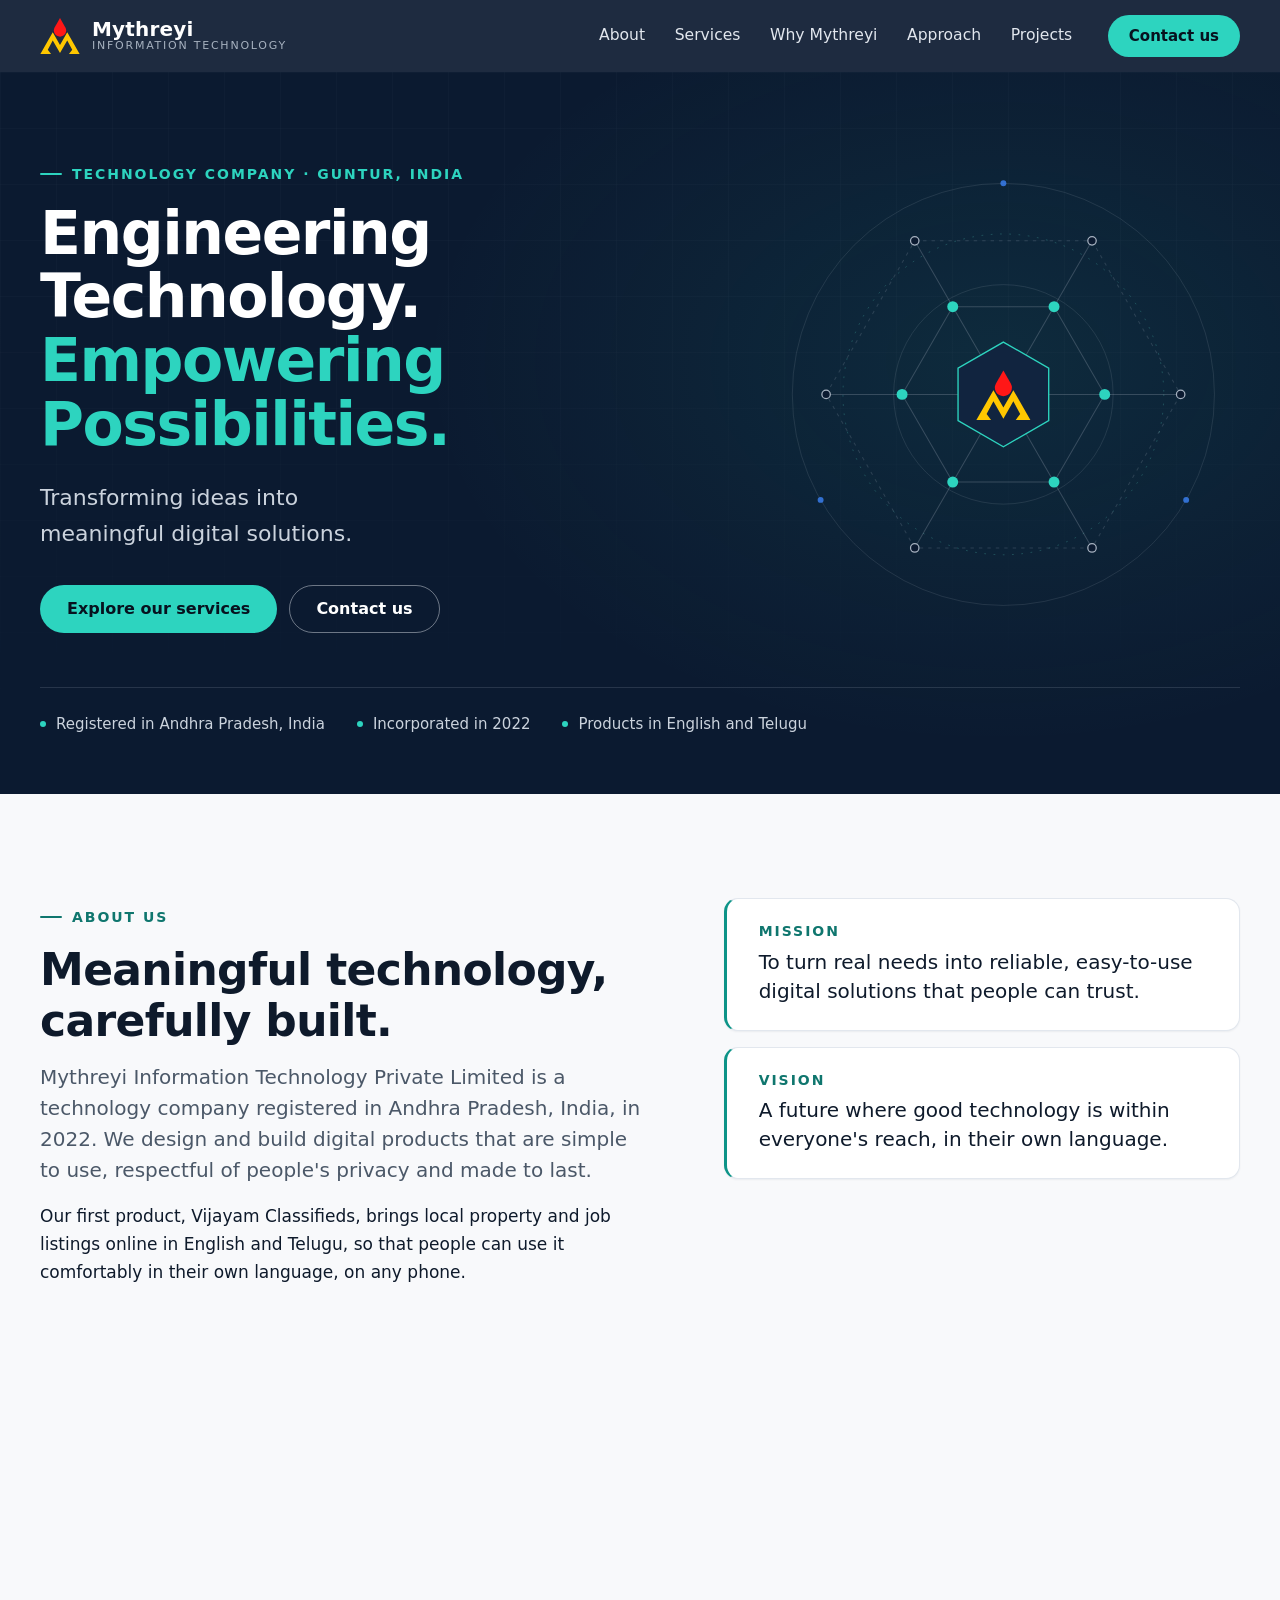
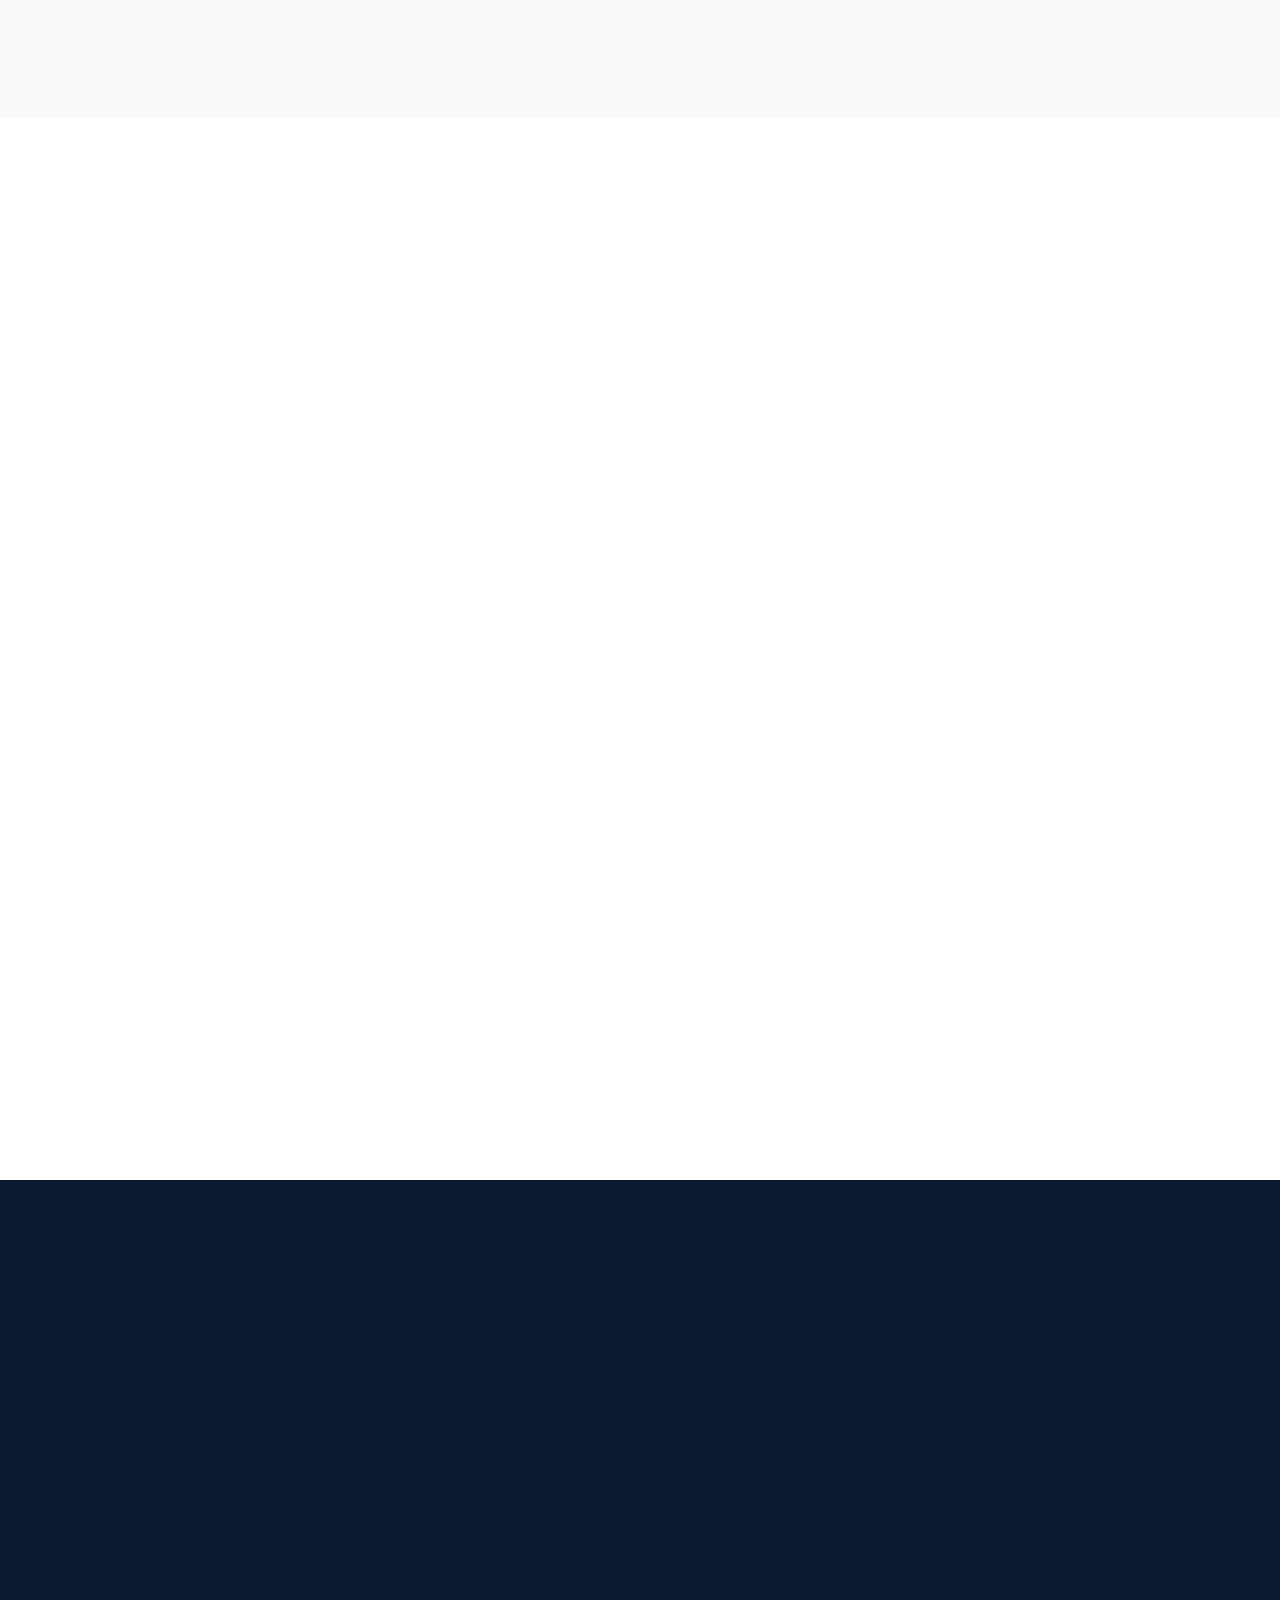
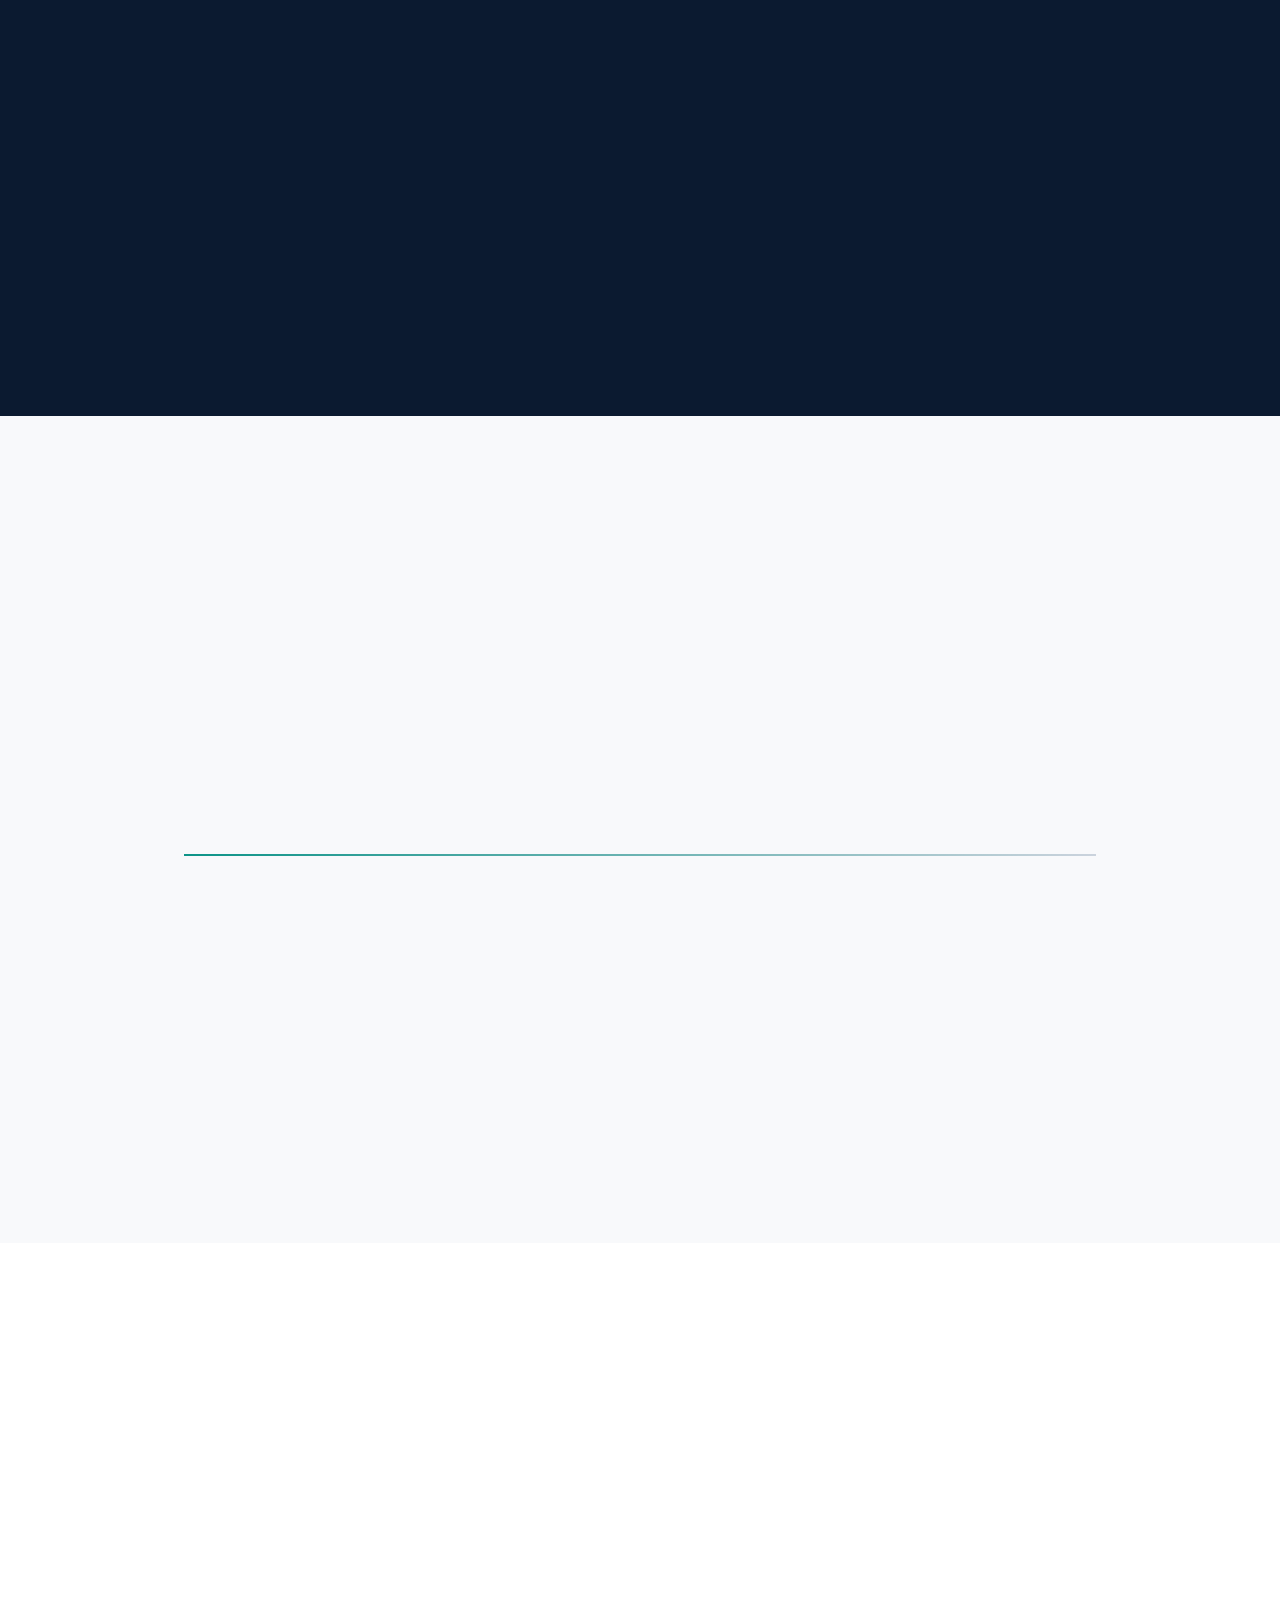
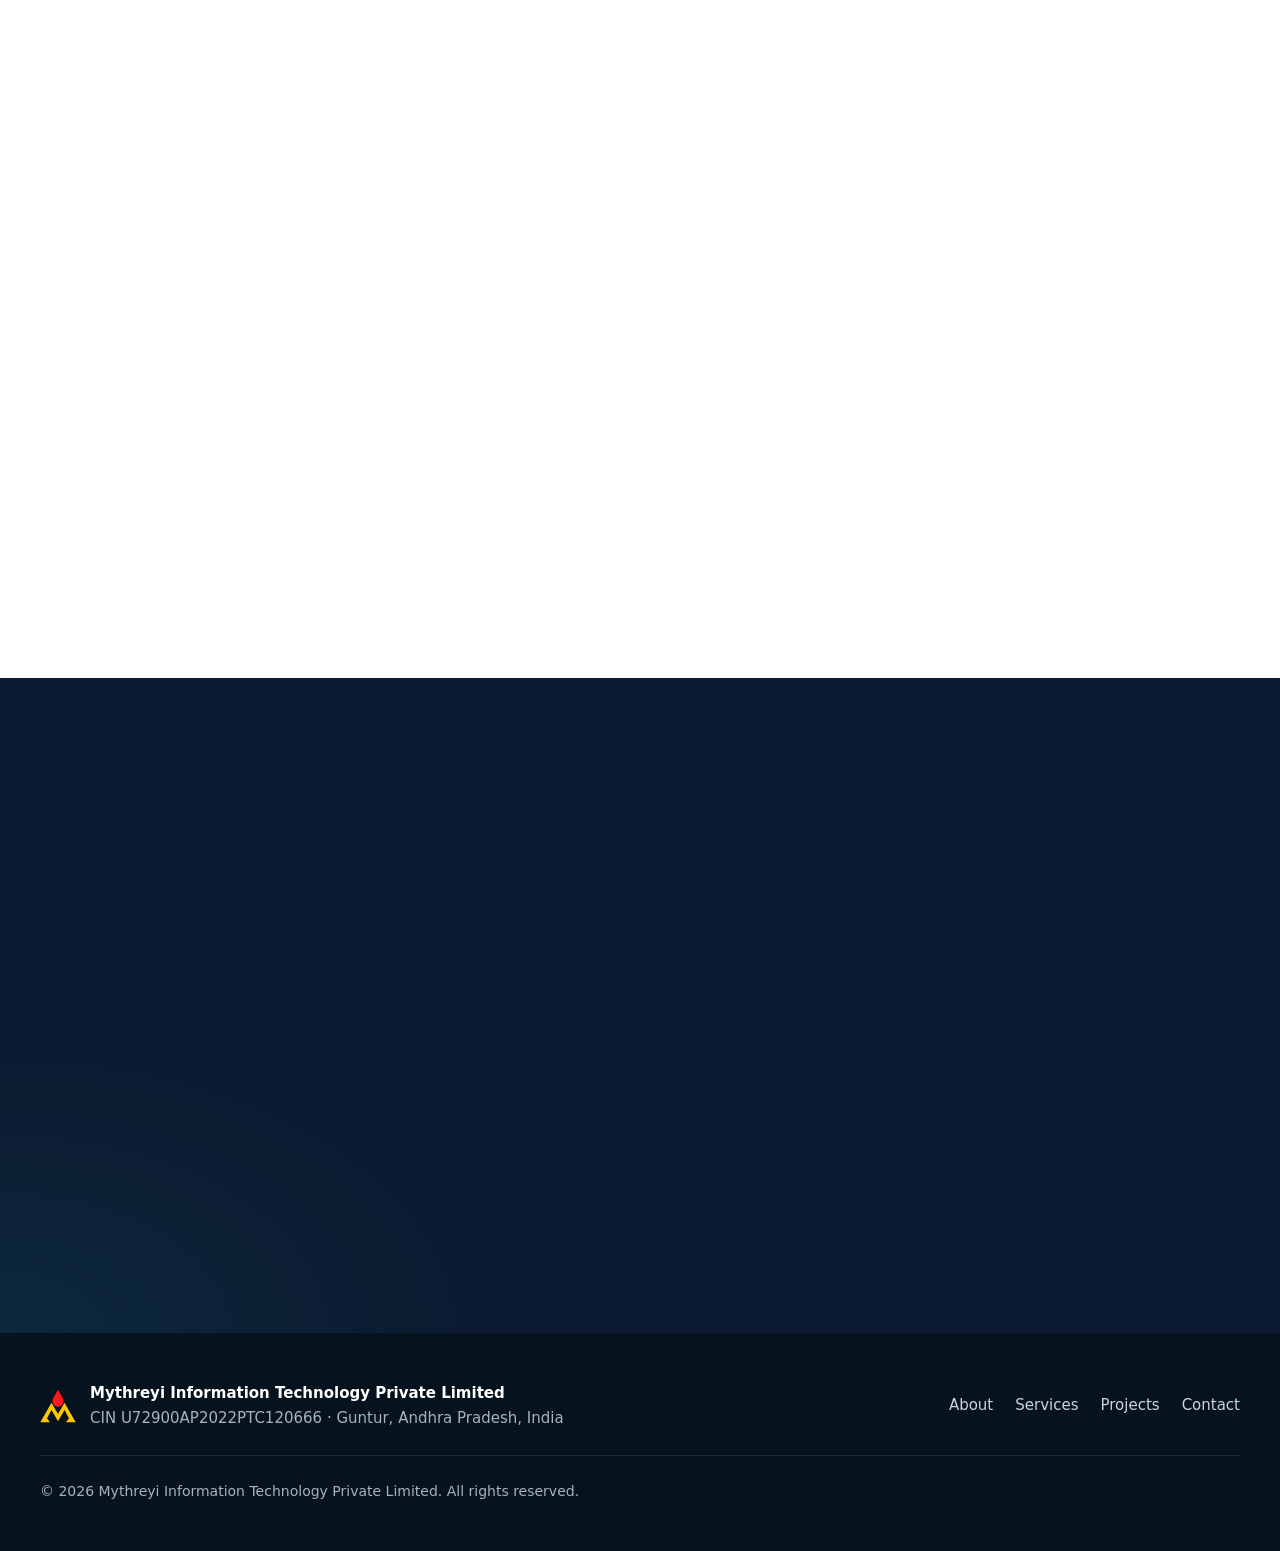
<file: index.html>
<!doctype html>
<html lang="en-IN">
<head>
  <meta charset="utf-8">
  <meta name="viewport" content="width=device-width, initial-scale=1">
  <title>Mythreyi Information Technology | Engineering technology, empowering possibilities</title>
  <meta name="description" content="Mythreyi Information Technology Private Limited is a technology company in Guntur, Andhra Pradesh, India, that designs and builds meaningful digital products, including Vijayam Classifieds.">
  <link rel="canonical" href="https://www.mythreyi.com/">
  <meta name="theme-color" content="#0B1A30">
  <meta name="referrer" content="strict-origin-when-cross-origin">
  <meta http-equiv="Content-Security-Policy" content="default-src 'self'; script-src 'self'; style-src 'self'; img-src 'self' data:; font-src 'self'; connect-src 'self' https://formspree.io; form-action 'self' https://formspree.io; base-uri 'self'; object-src 'none'">

  <meta property="og:type" content="website">
  <meta property="og:site_name" content="Mythreyi Information Technology">
  <meta property="og:title" content="Mythreyi Information Technology">
  <meta property="og:description" content="Engineering technology. Empowering possibilities. Transforming ideas into meaningful digital solutions.">
  <meta property="og:url" content="https://www.mythreyi.com/">
  <meta property="og:image" content="https://www.mythreyi.com/assets/img/og-image.png">
  <meta property="og:image:alt" content="Mythreyi Information Technology: Engineering technology. Empowering possibilities.">
  <meta name="twitter:card" content="summary_large_image">

  <link rel="icon" href="assets/img/favicon.svg" type="image/svg+xml">
  <link rel="apple-touch-icon" href="assets/img/apple-touch-icon.png">
  <link rel="stylesheet" href="assets/css/styles.css">
  <script src="assets/js/main.js" defer></script>

  <script type="application/ld+json">
  {
    "@context": "https://schema.org",
    "@type": "Organization",
    "name": "Mythreyi Information Technology",
    "legalName": "Mythreyi Information Technology Private Limited",
    "url": "https://www.mythreyi.com/",
    "logo": "https://www.mythreyi.com/assets/img/logo-512.png",
    "foundingDate": "2022",
    "identifier": {"@type": "PropertyValue", "propertyID": "CIN", "value": "U72900AP2022PTC120666"},
    "address": {
      "@type": "PostalAddress",
      "streetAddress": "New GMC No 74, Jai Srikrishna Complex, 3/3 Ashok Nagar",
      "addressLocality": "Guntur",
      "addressRegion": "Andhra Pradesh",
      "postalCode": "522002",
      "addressCountry": "IN"
    },
    "brand": {"@type": "Brand", "name": "Vijayam Classifieds", "url": "https://www.vijayam.com/"},
    "sameAs": ["https://www.facebook.com/profile.php?id=61595468482455"]
  }
  </script>
</head>

<!-- Add class="review" to <body> to show the yellow notes on anything still waiting for the owner's approval. -->
<body id="top">
  <a class="skip-link" href="#main">Skip to main content</a>

  <header class="site-header" data-header>
    <div class="container header-inner">
      <a class="brand" href="#top" aria-label="Mythreyi Information Technology, back to the top">
        <img class="brand-mark" src="assets/img/logo.svg" alt="" width="40" height="40">
        <span class="brand-text">
          <span class="brand-name">Mythreyi</span>
          <span class="brand-sub">Information Technology</span>
        </span>
      </a>

      <nav class="site-nav" aria-label="Main">
        <button class="nav-toggle" type="button" aria-expanded="false" aria-controls="nav-menu" data-nav-toggle>
          <span class="nav-toggle-bars" aria-hidden="true"></span>
          <span class="visually-hidden">Menu</span>
        </button>
        <ul class="nav-menu" id="nav-menu" data-nav-menu>
          <li><a class="nav-link" href="#about">About</a></li>
          <li><a class="nav-link" href="#services">Services</a></li>
          <li><a class="nav-link" href="#why">Why Mythreyi</a></li>
          <li><a class="nav-link" href="#approach">Approach</a></li>
          <li><a class="nav-link" href="#projects">Projects</a></li>
          <li class="nav-cta"><a class="btn btn-primary btn-sm" href="#contact">Contact us</a></li>
        </ul>
      </nav>
    </div>
  </header>

  <main id="main">

    <!-- 1. Hero -->
    <section class="hero" aria-labelledby="hero-title">
      <div class="container hero-inner">
        <div class="hero-copy">
          <p class="eyebrow eyebrow-light">Technology company · Guntur, India</p>
          <h1 id="hero-title" class="hero-title">
            <span class="line">Engineering Technology.</span>
            <span class="line accent">Empowering Possibilities.</span>
          </h1>
          <p class="hero-lead">Transforming ideas into meaningful digital solutions.</p>
          <div class="hero-actions">
            <a class="btn btn-primary" href="#services">Explore our services</a>
            <a class="btn btn-ghost" href="#contact">Contact us</a>
          </div>
        </div>

        <div class="hero-visual" aria-hidden="true">
          <svg class="lattice" viewBox="0 0 560 560" focusable="false">
            <circle class="orbit" cx="280" cy="280" r="250"/>
            <circle class="orbit orbit-dashed spin" cx="280" cy="280" r="190"/>
            <circle class="orbit" cx="280" cy="280" r="130"/>

            <g class="links">
              <polygon class="ring-outer" points="490,280 385,461.9 175,461.9 70,280 175,98.1 385,98.1"/>
              <polygon points="400,280 340,383.9 220,383.9 160,280 220,176.1 340,176.1"/>
              <path d="M280 280 490 280M280 280 385 461.9M280 280 175 461.9M280 280 70 280M280 280 175 98.1M280 280 385 98.1"/>
            </g>

            <g class="pulses">
              <path class="pulse p1" pathLength="100" d="M490 280 280 280"/>
              <path class="pulse p2" pathLength="100" d="M175 461.9 280 280"/>
              <path class="pulse p3" pathLength="100" d="M175 98.1 280 280"/>
              <path class="pulse p4" pathLength="100" d="M385 98.1 490 280 280 280"/>
              <path class="pulse p5" pathLength="100" d="M70 280 175 461.9 280 280"/>
              <path class="pulse p6" pathLength="100" d="M385 461.9 280 280"/>
            </g>

            <g class="nodes-outer">
              <circle cx="490" cy="280" r="5"/><circle cx="385" cy="461.9" r="5"/><circle cx="175" cy="461.9" r="5"/>
              <circle cx="70" cy="280" r="5"/><circle cx="175" cy="98.1" r="5"/><circle cx="385" cy="98.1" r="5"/>
            </g>
            <g class="nodes-inner">
              <circle cx="400" cy="280" r="6.5"/><circle cx="340" cy="383.9" r="6.5"/><circle cx="220" cy="383.9" r="6.5"/>
              <circle cx="160" cy="280" r="6.5"/><circle cx="220" cy="176.1" r="6.5"/><circle cx="340" cy="176.1" r="6.5"/>
            </g>
            <g class="satellites">
              <circle cx="496.5" cy="405" r="3.5"/><circle cx="63.5" cy="405" r="3.5"/><circle cx="280" cy="30" r="3.5"/>
            </g>

            <g class="hub">
              <polygon class="hub-shape" points="280,218 333.7,249 333.7,311 280,342 226.3,311 226.3,249"/>
              <g transform="translate(280 281) scale(0.2) translate(-163 -163)">
                <path d="M104.0 132.8 L163.0 236.2 L222.0 132.8 L323.0 309.8 L236.0 309.8 L262.5 274.2 L222.0 199.2 L163.0 302.2 L104.0 199.2 L63.5 274.2 L90.0 309.8 L3.0 309.8 Z" fill="#FFC700"/>
                <path d="M163.0 16.2 L119.1 93.2 A50.5 50.5 0 1 0 206.9 93.2 Z" fill="#FF1717"/>
              </g>
            </g>
          </svg>
        </div>
      </div>

      <div class="container">
        <ul class="facts" aria-label="Company facts">
          <li>Registered in Andhra Pradesh, India</li>
          <li>Incorporated in 2022</li>
          <li>Products in English and Telugu</li>
        </ul>
      </div>
    </section>

    <!-- 2. About -->
    <section class="section section-soft" id="about" aria-labelledby="about-title">
      <div class="container">
        <div class="about-grid">
          <div class="section-head" data-reveal>
            <p class="eyebrow">About us</p>
            <h2 id="about-title">Meaningful technology, carefully built.</h2>
            <p class="lead">Mythreyi Information Technology Private Limited is a technology company registered in
              Andhra Pradesh, India, in 2022. We design and build digital products that are simple to use,
              respectful of people's privacy and made to last.</p>
            <p>Our first product, Vijayam Classifieds, brings local property and job listings online in English
              and Telugu, so that people can use it comfortably in their own language, on any phone.</p>
          </div>

          <div class="mv" data-reveal>
            <article class="mv-card">
              <h3>Mission</h3>
              <p>To turn real needs into reliable, easy-to-use digital solutions that people can trust.</p>
            </article>
            <article class="mv-card">
              <h3>Vision</h3>
              <p>A future where good technology is within everyone's reach, in their own language.</p>
            </article>
          </div>
        </div>

        <div class="values" data-reveal>
          <div class="values-head">
            <h3 class="values-title">Core values</h3>
          </div>
          <ul class="values-list">
            <li class="value">
              <span class="value-mark" aria-hidden="true"></span>
              <h4>Integrity</h4>
              <p>We say what we will do, and we do what we say.</p>
            </li>
            <li class="value">
              <span class="value-mark" aria-hidden="true"></span>
              <h4>Clarity</h4>
              <p>Simple products, plain language and honest advice.</p>
            </li>
            <li class="value">
              <span class="value-mark" aria-hidden="true"></span>
              <h4>Craftsmanship</h4>
              <p>Software that is tested, documented and secure by design.</p>
            </li>
            <li class="value">
              <span class="value-mark" aria-hidden="true"></span>
              <h4>Respect</h4>
              <p>For people's time, their language and their data.</p>
            </li>
          </ul>
        </div>
      </div>
    </section>

    <!-- 3. Services -->
    <section class="section" id="services" aria-labelledby="services-title">
      <div class="container">
        <div class="section-head section-head-center" data-reveal>
          <p class="eyebrow">Our services</p>
          <h2 id="services-title">What we can do for you</h2>
          <p class="lead">From the first idea to a dependable product, with care at every step.</p>
        </div>

        <ul class="cards cards-3">
          <li class="card service" data-reveal>
            <span class="icon" aria-hidden="true">
              <svg viewBox="0 0 24 24"><polyline points="8 7 3 12 8 17"/><polyline points="16 7 21 12 16 17"/><line x1="13.5" y1="5" x2="10.5" y2="19"/></svg>
            </span>
            <h3>Software Development</h3>
            <p>Reliable software designed around how people actually work, built with automated tests and clear documentation.</p>
          </li>
          <li class="card service" data-reveal>
            <span class="icon" aria-hidden="true">
              <svg viewBox="0 0 24 24"><rect x="7" y="7" width="10" height="10" rx="2"/><path d="M10 3v4M14 3v4M10 17v4M14 17v4M3 10h4M3 14h4M17 10h4M17 14h4"/></svg>
            </span>
            <h3>Artificial Intelligence Solutions</h3>
            <p>Practical AI, such as understanding speech or helping to fill in forms, used where it makes a task genuinely easier.</p>
          </li>
          <li class="card service" data-reveal>
            <span class="icon" aria-hidden="true">
              <svg viewBox="0 0 24 24"><rect x="3" y="4.5" width="18" height="15" rx="2"/><path d="M3 9h18"/><path d="M7.5 13.5h5M7.5 16h9"/></svg>
            </span>
            <h3>Web Application Development</h3>
            <p>Fast, secure, mobile-first web applications that work on every device and in more than one language.</p>
          </li>
          <li class="card service" data-reveal>
            <span class="icon" aria-hidden="true">
              <svg viewBox="0 0 24 24"><path d="M4 5h16v10H9.5L4 19.5z"/><polyline points="8.5 10 11 12.5 15.5 8"/></svg>
            </span>
            <h3>Technology Consulting</h3>
            <p>Independent advice on choosing, planning and running the right technology for your goals and budget.</p>
          </li>
          <li class="card service" data-reveal>
            <span class="icon" aria-hidden="true">
              <svg viewBox="0 0 24 24"><path d="M4.5 12a7.5 7.5 0 0 1 12.9-5.2"/><polyline points="17.8 3 17.8 7 13.8 7"/><path d="M19.5 12a7.5 7.5 0 0 1-12.9 5.2"/><polyline points="6.2 21 6.2 17 10.2 17"/></svg>
            </span>
            <h3>Digital Transformation</h3>
            <p>Moving paper-based and manual work online step by step, without disrupting the people who rely on it.</p>
          </li>
          <li class="card service" data-reveal>
            <span class="icon" aria-hidden="true">
              <svg viewBox="0 0 24 24"><path d="M2.5 9 12 4.5 21.5 9 12 13.5z"/><path d="M6.5 11v4.5c0 1.6 2.5 3 5.5 3s5.5-1.4 5.5-3V11"/><path d="M21.5 9v5.5"/></svg>
            </span>
            <h3>Educational Technology Solutions</h3>
            <p>Digital learning tools that make knowledge easier to reach, to understand and to remember.</p>
          </li>
        </ul>
      </div>
    </section>

    <!-- 4. Why Mythreyi -->
    <section class="section section-dark" id="why" aria-labelledby="why-title">
      <div class="container">
        <div class="why-grid">
          <div class="section-head" data-reveal>
            <p class="eyebrow eyebrow-light">Why Mythreyi</p>
            <h2 id="why-title">Built with care, explained in plain words.</h2>
            <p class="lead">These are the principles our products are already built on.</p>
          </div>

          <ol class="why-list">
            <li class="why-item" data-reveal>
              <span class="why-num" aria-hidden="true">01</span>
              <div>
                <h3>Designed for the people who use it</h3>
                <p>Our products work on any phone and in more than one language from day one. Vijayam works fully in English and Telugu.</p>
              </div>
            </li>
            <li class="why-item" data-reveal>
              <span class="why-num" aria-hidden="true">02</span>
              <div>
                <h3>Engineering discipline</h3>
                <p>Every product follows a written plan, with automated tests and security checks before each release.</p>
              </div>
            </li>
            <li class="why-item" data-reveal>
              <span class="why-num" aria-hidden="true">03</span>
              <div>
                <h3>Privacy by design</h3>
                <p>We collect only what a service needs, keep personal details private by default and do not track visitors across the web.</p>
              </div>
            </li>
            <li class="why-item" data-reveal>
              <span class="why-num" aria-hidden="true">04</span>
              <div>
                <h3>Sensible, sustainable choices</h3>
                <p>We prefer proven, cost-effective technology and explain every choice clearly, so there are no surprises.</p>
              </div>
            </li>
          </ol>
        </div>
      </div>
    </section>

    <!-- 5. Approach -->
    <section class="section section-soft" id="approach" aria-labelledby="approach-title">
      <div class="container">
        <div class="section-head section-head-center" data-reveal>
          <p class="eyebrow">Our approach</p>
          <h2 id="approach-title">Four steps from idea to impact</h2>
          <p class="lead">A clear, shared process, so that you always know where your project stands.</p>
        </div>

        <ol class="process">
          <li class="step" data-reveal>
            <span class="step-icon" aria-hidden="true">
              <svg viewBox="0 0 24 24"><circle cx="11" cy="11" r="6"/><line x1="15.5" y1="15.5" x2="20" y2="20"/></svg>
            </span>
            <span class="step-num">Step 1</span>
            <h3>Discover</h3>
            <p>We listen first: to the people, the problem and the constraints, and write them down before any code is written.</p>
          </li>
          <li class="step" data-reveal>
            <span class="step-icon" aria-hidden="true">
              <svg viewBox="0 0 24 24"><rect x="4" y="4" width="16" height="16" rx="2"/><path d="M4 10h16M10 10v10"/></svg>
            </span>
            <span class="step-num">Step 2</span>
            <h3>Design</h3>
            <p>We shape the screens, the data and the architecture, and review them with you while changes are still easy.</p>
          </li>
          <li class="step" data-reveal>
            <span class="step-icon" aria-hidden="true">
              <svg viewBox="0 0 24 24"><polyline points="8 7 3 12 8 17"/><polyline points="16 7 21 12 16 17"/></svg>
            </span>
            <span class="step-num">Step 3</span>
            <h3>Develop</h3>
            <p>We build in small, tested steps, with security and documentation included from the start.</p>
          </li>
          <li class="step" data-reveal>
            <span class="step-icon" aria-hidden="true">
              <svg viewBox="0 0 24 24"><path d="M21 3 10 14"/><path d="M21 3l-7 18-4-7-7-4z"/></svg>
            </span>
            <span class="step-num">Step 4</span>
            <h3>Deliver</h3>
            <p>We release carefully, then monitor, back up and keep improving. Delivery is the start of the service, not the end.</p>
          </li>
        </ol>
      </div>
    </section>

    <!-- 6. Projects -->
    <section class="section" id="projects" aria-labelledby="projects-title">
      <div class="container">
        <div class="section-head" data-reveal>
          <p class="eyebrow">Projects and innovation</p>
          <h2 id="projects-title">Our work</h2>
          <p class="lead">Real products, built and run by Mythreyi.</p>
        </div>

        <article class="project project-feature" data-reveal>
          <div class="project-body">
            <p class="project-status status-live">Live · Beta</p>
            <h3>Vijayam Classifieds</h3>
            <p>A local classifieds platform for Andhra Pradesh and Telangana, in English and Telugu. People can buy,
              sell or rent property and find local jobs, search by state, district and town or on a map, and fill in
              forms by speaking.</p>
            <ul class="tags" aria-label="Features">
              <li>Web application</li><li>English and Telugu</li><li>Map search</li><li>Voice input</li><li>Phone-first</li>
            </ul>
            <!-- Goes straight to the Vijayam site until www.vijayam.com points there (GoDaddy forwarding, then the paid plan) -->
            <a class="btn btn-primary" href="https://vijayam.pythonanywhere.com/" rel="noopener">Visit Vijayam Classifieds</a>
          </div>
          <figure class="project-shot">
            <img src="assets/img/vijayam-home.jpg" width="600" height="1128" loading="lazy" decoding="async"
                 alt="The Vijayam Classifieds home page on a phone: a search box, a choice of state, the Post free ad button and the real estate section.">
          </figure>
        </article>

        <!-- Hidden for now (owner, 10 Oct 2026). To show it, delete the word "hidden" below. -->
        <article class="project project-minor" data-reveal hidden>
          <div class="project-body">
            <p class="project-status status-planning">In planning</p>
            <h3>Mythreyi Academy</h3>
            <p>An educational technology initiative, now in planning and documentation. It will have its own home at
              www.mythreyi.in.</p>
          </div>
        </article>
      </div>
    </section>

    <!-- 7. Contact -->
    <section class="section section-dark contact" id="contact" aria-labelledby="contact-title">
      <div class="container contact-grid">
        <div class="contact-copy" data-reveal>
          <p class="eyebrow eyebrow-light">Contact us</p>
          <h2 id="contact-title">Let's build something meaningful.</h2>
          <p class="lead">Our contact form will open soon. Until then, you will find our registered office below.</p>

          <dl class="contact-details">
            <!-- Email hidden for now (owner, 10 Oct 2026); the contact form is the way to write to us.
            <div>
              <dt>Email</dt>
              <dd><a href="mailto:name@example.com">name@example.com</a></dd>
            </div>
            -->
            <div>
              <dt>Registered office</dt>
              <dd>New GMC No 74, Jai Srikrishna Complex,<br>3/3 Ashok Nagar, Guntur,<br>Andhra Pradesh 522002, India</dd>
            </div>
          </dl>

          <div class="social">
            <ul class="social-list" aria-label="Follow us">
              <li><a href="https://www.facebook.com/profile.php?id=61595468482455" rel="noopener">Facebook</a></li>
            </ul>
          </div>
        </div>

        <!-- The form sends to data-endpoint (a form service) if set, otherwise opens the visitor's email app
             addressed to data-email. Fill in one of them before going live (README.md). -->
        <!-- Hidden until Formspree is connected (owner, 10 Oct 2026): fill in data-endpoint and action, delete "hidden",
             and change the lead sentence above back to "Tell us about your idea, project or question, and we will get back to you." -->
        <form class="contact-form" method="post" action="#contact" novalidate hidden
              data-contact-form data-endpoint="" data-email="">
          <h3 class="form-title">Send us a message</h3>

          <div class="field">
            <label for="cf-name">Your name</label>
            <input id="cf-name" name="name" type="text" autocomplete="name" maxlength="100" required
                   aria-describedby="cf-name-error">
            <p class="field-error" id="cf-name-error" hidden></p>
          </div>

          <div class="field">
            <label for="cf-email">Email address</label>
            <input id="cf-email" name="email" type="email" autocomplete="email" maxlength="254" required
                   aria-describedby="cf-email-error">
            <p class="field-error" id="cf-email-error" hidden></p>
          </div>

          <div class="field">
            <label for="cf-org">Organisation <span class="optional">(optional)</span></label>
            <input id="cf-org" name="organisation" type="text" autocomplete="organization" maxlength="120">
          </div>

          <div class="field">
            <label for="cf-message">How can we help?</label>
            <textarea id="cf-message" name="message" rows="5" minlength="10" maxlength="2000" required
                      aria-describedby="cf-message-error"></textarea>
            <p class="field-error" id="cf-message-error" hidden></p>
          </div>

          <!-- Left empty by people; filled in by spam robots. -->
          <div class="hp" aria-hidden="true">
            <label for="cf-website">Website</label>
            <input id="cf-website" name="website" type="text" tabindex="-1" autocomplete="off">
          </div>

          <div class="field field-check">
            <input id="cf-consent" name="consent" type="checkbox" value="yes" required aria-describedby="cf-consent-error">
            <label for="cf-consent">I agree that Mythreyi may use these details to reply to me, as explained in the
              <a href="privacy.html">privacy notice</a>.</label>
            <p class="field-error" id="cf-consent-error" hidden></p>
          </div>

          <button class="btn btn-primary btn-block" type="submit" data-submit>Send message</button>
          <p class="form-status" role="status" aria-live="polite" data-status></p>
        </form>
      </div>
    </section>
  </main>

  <footer class="site-footer">
    <div class="container footer-inner">
      <div class="footer-brand">
        <img src="assets/img/logo.svg" alt="" width="36" height="36">
        <div>
          <p class="footer-name">Mythreyi Information Technology Private Limited</p>
          <p>CIN U72900AP2022PTC120666 · Guntur, Andhra Pradesh, India</p>
        </div>
      </div>
      <nav class="footer-nav" aria-label="Footer">
        <ul>
          <li><a href="#about">About</a></li>
          <li><a href="#services">Services</a></li>
          <li><a href="#projects">Projects</a></li>
          <li><a href="#contact">Contact</a></li>
          <!-- Back when the contact form opens: <li><a href="privacy.html">Privacy notice</a></li> -->
        </ul>
      </nav>
      <p class="copyright">© <span data-year>2026</span> Mythreyi Information Technology Private Limited. All rights reserved.</p>
    </div>
  </footer>
</body>
</html>
</file>
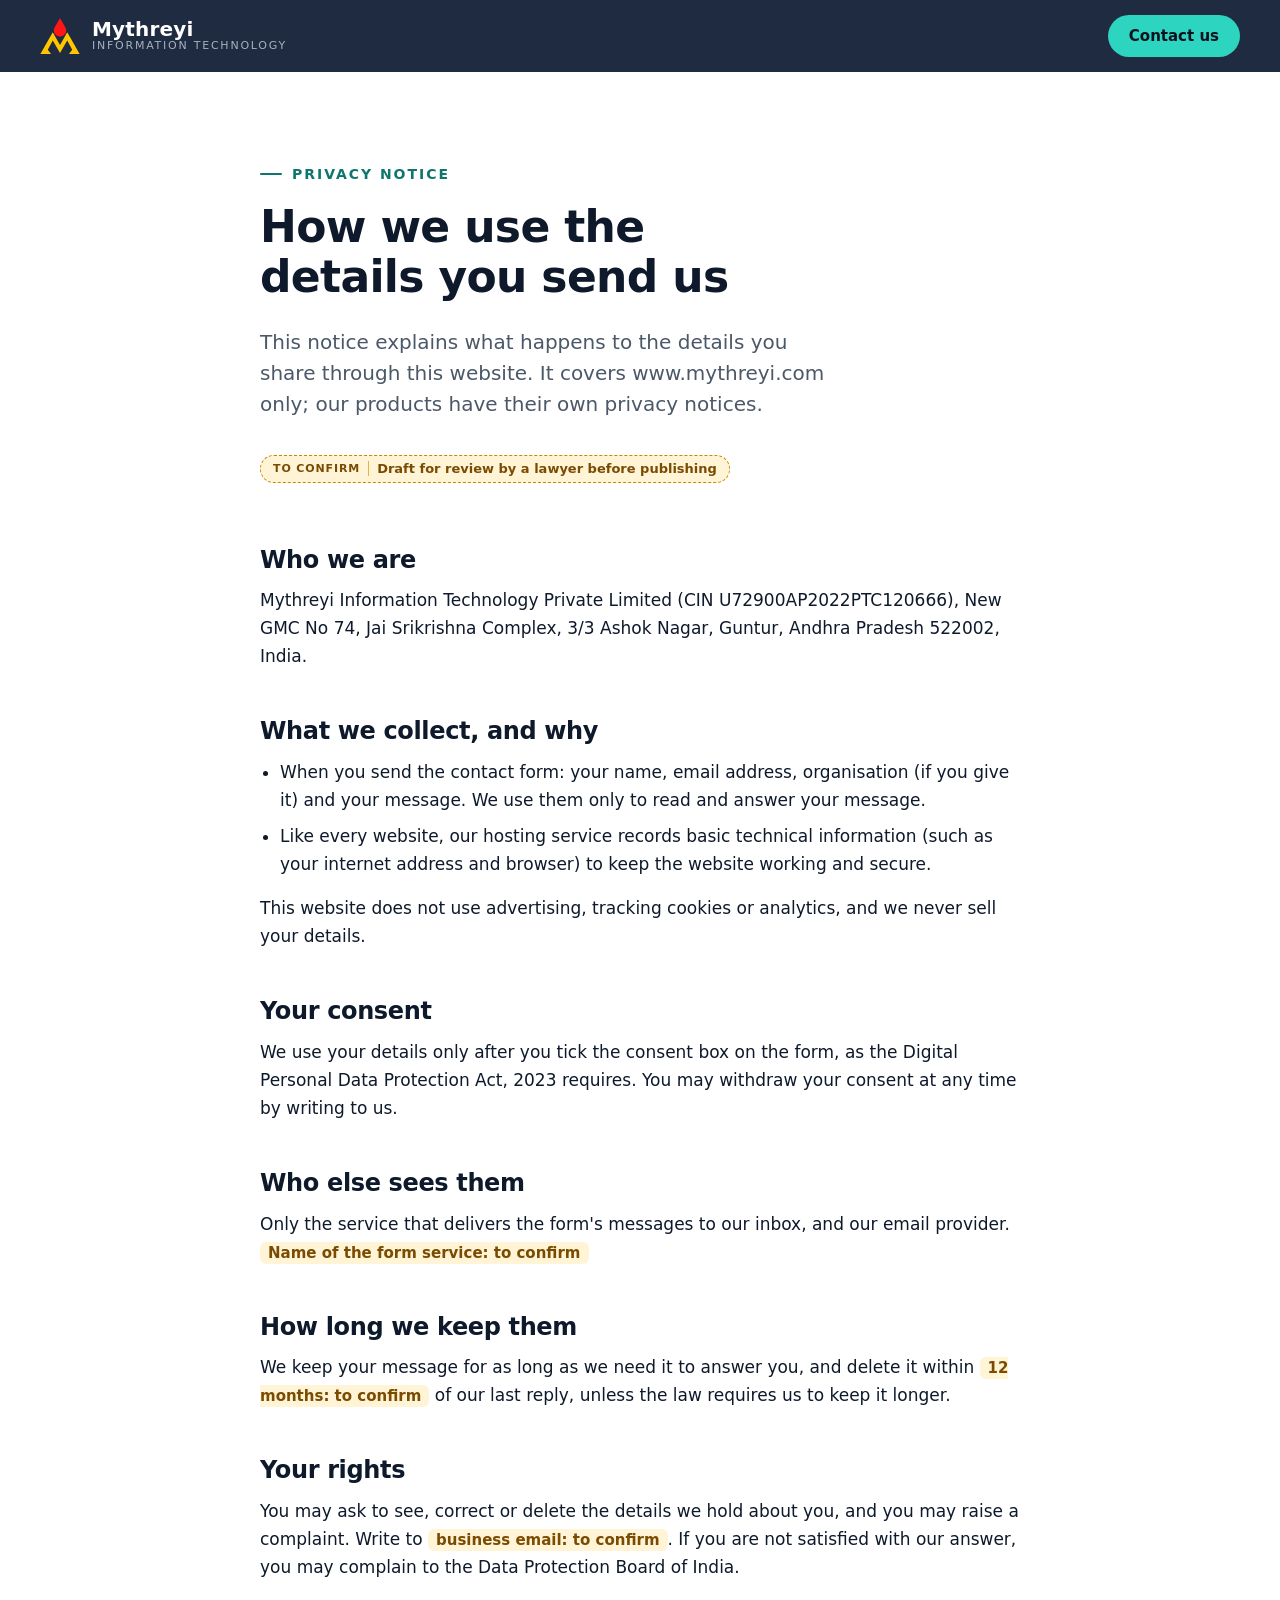
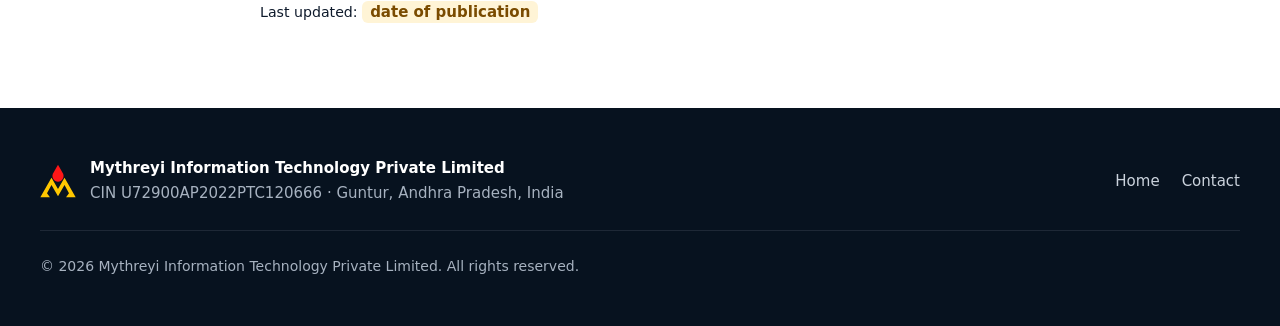
<file: privacy.html>
<!doctype html>
<html lang="en-IN">
<head>
  <meta charset="utf-8">
  <meta name="viewport" content="width=device-width, initial-scale=1">
  <title>Privacy notice | Mythreyi Information Technology</title>
  <meta name="description" content="How Mythreyi Information Technology Private Limited uses the details you send through this website.">
  <link rel="canonical" href="https://www.mythreyi.com/privacy.html">
  <meta name="theme-color" content="#0B1A30">
  <meta name="referrer" content="strict-origin-when-cross-origin">
  <meta http-equiv="Content-Security-Policy" content="default-src 'self'; script-src 'self'; style-src 'self'; img-src 'self' data:; base-uri 'self'; object-src 'none'">
  <link rel="icon" href="assets/img/favicon.svg" type="image/svg+xml">
  <link rel="apple-touch-icon" href="assets/img/apple-touch-icon.png">
  <link rel="stylesheet" href="assets/css/styles.css">
  <script src="assets/js/main.js" defer></script>
</head>
<body class="review">
  <a class="skip-link" href="#main">Skip to main content</a>
  <header class="site-header" data-header>
    <div class="container header-inner">
      <a class="brand" href="index.html" aria-label="Mythreyi Information Technology, home page">
        <img class="brand-mark" src="assets/img/logo.svg" alt="" width="40" height="40">
        <span class="brand-text">
          <span class="brand-name">Mythreyi</span>
          <span class="brand-sub">Information Technology</span>
        </span>
      </a>
      <a class="btn btn-primary btn-sm" href="index.html#contact">Contact us</a>
    </div>
  </header>

  <main id="main" class="page">
    <div class="container">
      <p class="eyebrow">Privacy notice</p>
      <h1>How we use the details you send us</h1>
      <p class="lead">This notice explains what happens to the details you share through this website.
        It covers www.mythreyi.com only; our products have their own privacy notices.</p>
      <p class="review-note">Draft for review by a lawyer before publishing</p>

      <h2>Who we are</h2>
      <p>Mythreyi Information Technology Private Limited (CIN U72900AP2022PTC120666), New GMC No 74,
        Jai Srikrishna Complex, 3/3 Ashok Nagar, Guntur, Andhra Pradesh 522002, India.</p>

      <h2>What we collect, and why</h2>
      <ul>
        <li>When you send the contact form: your name, email address, organisation (if you give it) and your message.
          We use them only to read and answer your message.</li>
        <li>Like every website, our hosting service records basic technical information (such as your internet address
          and browser) to keep the website working and secure.</li>
      </ul>
      <p>This website does not use advertising, tracking cookies or analytics, and we never sell your details.</p>

      <h2>Your consent</h2>
      <p>We use your details only after you tick the consent box on the form, as the Digital Personal Data
        Protection Act, 2023 requires. You may withdraw your consent at any time by writing to us.</p>

      <h2>Who else sees them</h2>
      <p>Only the service that delivers the form's messages to our inbox, and our email provider.
        <span class="tbc">Name of the form service: to confirm</span></p>

      <h2>How long we keep them</h2>
      <p>We keep your message for as long as we need it to answer you, and delete it within
        <span class="tbc">12 months: to confirm</span> of our last reply, unless the law requires us to keep it longer.</p>

      <h2>Your rights</h2>
      <p>You may ask to see, correct or delete the details we hold about you, and you may raise a complaint.
        Write to <span class="tbc">business email: to confirm</span>. If you are not satisfied with our answer, you may
        complain to the Data Protection Board of India.</p>

      <p><small>Last updated: <span class="tbc">date of publication</span></small></p>
    </div>
  </main>

  <footer class="site-footer">
    <div class="container footer-inner">
      <div class="footer-brand">
        <img src="assets/img/logo.svg" alt="" width="36" height="36">
        <div>
          <p class="footer-name">Mythreyi Information Technology Private Limited</p>
          <p>CIN U72900AP2022PTC120666 · Guntur, Andhra Pradesh, India</p>
        </div>
      </div>
      <nav class="footer-nav" aria-label="Footer">
        <ul>
          <li><a href="index.html">Home</a></li>
          <li><a href="index.html#contact">Contact</a></li>
        </ul>
      </nav>
      <p class="copyright">© <span data-year>2026</span> Mythreyi Information Technology Private Limited. All rights reserved.</p>
    </div>
  </footer>
</body>
</html>
</file>
<file: assets/css/styles.css>
/* Mythreyi Information Technology: one stylesheet, no frameworks.
   1. Design tokens  2. Base  3. Layout  4. Components  5. Sections  6. Motion  7. Review notes */

/* 1. Design tokens ------------------------------------------------------------------------- */
:root {
  /* Colour: midnight navy, soft white, subtle silver, teal accent */
  --navy-950: #07121F;
  --navy-900: #0B1A30;   /* midnight navy: hero, dark sections */
  --navy-800: #11243F;
  --navy-700: #1B3456;
  --navy-600: #2A4266;   /* lines on dark */
  --white: #FFFFFF;
  --white-soft: #F8F9FB; /* page background on light sections */
  --silver-100: #EEF1F5;
  --silver-200: #E2E7EE; /* lines on light */
  --silver-300: #CBD3DD;
  --silver-400: #A7B2C0; /* secondary text on dark (8:1 on navy) */
  --slate-600: #4B5868;  /* secondary text on light (6.9:1) */
  --ink: #0E1A2B;        /* main text on light */
  --teal-300: #5EEAD4;
  --teal-400: #2DD4BF;   /* accent on dark (9.4:1 on navy) */
  --teal-600: #0D9488;
  --teal-700: #0F766E;   /* accent text and buttons on light (5.5:1 on white) */
  --teal-50: #E9FBF8;
  --blue-500: #3B82F6;   /* electric blue: used only in the hero illustration */

  /* Type: no web fonts, so pages load fast and no visitor data goes to a font service */
  --font-display: "Avenir Next", "Segoe UI Variable Display", "Segoe UI", system-ui, -apple-system, Roboto, "Helvetica Neue", Arial, sans-serif;
  --font-body: system-ui, -apple-system, "Segoe UI", Roboto, "Helvetica Neue", Arial, sans-serif;
  --step--1: 0.875rem;
  --step-0: 1.0625rem;
  --step-1: 1.25rem;
  --step-2: clamp(1.25rem, 1.1rem + 0.6vw, 1.5rem);
  --step-3: clamp(1.9rem, 1.4rem + 2vw, 2.75rem);
  --step-4: clamp(2.3rem, 1.4rem + 3.4vw, 3.75rem);

  /* Space, shape, depth */
  --space-1: 0.25rem; --space-2: 0.5rem; --space-3: 0.75rem; --space-4: 1rem;
  --space-5: 1.5rem; --space-6: 2rem; --space-7: 3rem; --space-8: 4rem;
  --section-y: clamp(4rem, 2.5rem + 5vw, 7.5rem);
  --radius-sm: 8px; --radius: 14px; --radius-lg: 22px;
  --shadow-sm: 0 1px 2px rgb(11 26 48 / 0.06);
  --shadow: 0 1px 2px rgb(11 26 48 / 0.05), 0 8px 24px rgb(11 26 48 / 0.07);
  --shadow-lg: 0 2px 4px rgb(11 26 48 / 0.06), 0 18px 48px rgb(11 26 48 / 0.12);
  --header-h: 72px;
  --ease: cubic-bezier(0.22, 0.61, 0.36, 1);
}

/* 2. Base ---------------------------------------------------------------------------------- */
*, *::before, *::after { box-sizing: border-box; }
html { -webkit-text-size-adjust: 100%; scroll-behavior: smooth; scroll-padding-top: calc(var(--header-h) + 8px); }
body {
  margin: 0;
  font-family: var(--font-body);
  font-size: var(--step-0);
  line-height: 1.65;
  color: var(--ink);
  background: var(--white);
  -webkit-font-smoothing: antialiased;
  text-rendering: optimizeLegibility;
}
img, svg { display: block; max-width: 100%; }
[hidden] { display: none !important; }
h1, h2, h3, h4 { font-family: var(--font-display); line-height: 1.15; margin: 0; letter-spacing: -0.015em; color: inherit; text-wrap: balance; }
.lead, .hero-lead { text-wrap: balance; }
h2 { font-size: var(--step-3); font-weight: 600; }
h3 { font-size: var(--step-2); font-weight: 600; }
h4 { font-size: var(--step-1); font-weight: 600; }
p { margin: 0 0 var(--space-4); }
p:last-child { margin-bottom: 0; }
a { color: var(--teal-700); text-underline-offset: 3px; }
a:hover { color: var(--navy-900); }
ul, ol { margin: 0; padding: 0; }
button, input, textarea { font: inherit; }

:focus-visible { outline: 3px solid var(--teal-400); outline-offset: 3px; border-radius: 4px; }
.section-dark :focus-visible, .hero :focus-visible, .site-header :focus-visible { outline-color: var(--teal-300); }

.visually-hidden {
  position: absolute !important; width: 1px; height: 1px; padding: 0; margin: -1px;
  overflow: hidden; clip: rect(0 0 0 0); white-space: nowrap; border: 0;
}
.skip-link {
  position: absolute; left: 16px; top: -100px; z-index: 200;
  background: var(--white); color: var(--navy-900); padding: 10px 16px; border-radius: var(--radius-sm);
  font-weight: 600; box-shadow: var(--shadow);
}
.skip-link:focus { top: 12px; }

/* 3. Layout -------------------------------------------------------------------------------- */
.container { width: min(100% - 32px, 1200px); margin-inline: auto; }
@media (min-width: 640px) { .container { width: min(100% - 48px, 1200px); } }

.section { padding-block: var(--section-y); }
.section-soft { background: var(--white-soft); }
.section-dark { background: var(--navy-900); color: var(--silver-200); }
.section-dark h2, .section-dark h3 { color: var(--white); }

.section-head { max-width: 640px; margin-bottom: var(--space-7); }
.section-head h2 { margin-bottom: var(--space-4); }
.section-head-center { margin-inline: auto; text-align: center; }
.lead { font-size: var(--step-1); line-height: 1.55; color: var(--slate-600); }
.section-dark .lead, .hero .lead { color: var(--silver-400); }

.eyebrow {
  display: inline-flex; align-items: center; gap: 10px;
  font-size: var(--step--1); font-weight: 600; letter-spacing: 0.14em; text-transform: uppercase;
  color: var(--teal-700); margin-bottom: var(--space-4);
}
.eyebrow::before { content: ""; width: 22px; height: 2px; background: currentColor; border-radius: 2px; }
.eyebrow-light { color: var(--teal-400); }

/* 4. Components ---------------------------------------------------------------------------- */
.btn {
  display: inline-flex; align-items: center; justify-content: center; gap: 8px;
  min-height: 48px; padding: 12px 26px; border-radius: 999px; border: 1.5px solid transparent;
  font-weight: 600; font-size: 1rem; line-height: 1.2; text-decoration: none; cursor: pointer;
  transition: background-color .2s var(--ease), color .2s var(--ease), border-color .2s var(--ease), transform .2s var(--ease), box-shadow .2s var(--ease);
}
.btn:hover { transform: translateY(-1px); }
.btn-primary { background: var(--teal-700); color: var(--white); }
.btn-primary:hover { background: var(--navy-900); color: var(--white); box-shadow: var(--shadow); }
.section-dark .btn-primary, .hero .btn-primary, .site-header .btn-primary { background: var(--teal-400); color: var(--navy-950); }
.section-dark .btn-primary:hover, .hero .btn-primary:hover, .site-header .btn-primary:hover { background: var(--white); color: var(--navy-950); }
.btn-ghost { background: transparent; color: var(--white); border-color: rgb(226 231 238 / 0.45); }
.btn-ghost:hover { border-color: var(--white); background: rgb(255 255 255 / 0.06); color: var(--white); }
.btn-sm { min-height: 42px; padding: 9px 20px; font-size: 0.9375rem; }
.btn-block { width: 100%; }
.btn[disabled] { opacity: .6; cursor: progress; transform: none; }

.card {
  background: var(--white); border: 1px solid var(--silver-200); border-radius: var(--radius);
  padding: var(--space-6); box-shadow: var(--shadow-sm);
  transition: transform .25s var(--ease), box-shadow .25s var(--ease), border-color .25s var(--ease);
}
.cards { list-style: none; display: grid; gap: var(--space-5); }
@media (min-width: 640px) { .cards-3 { grid-template-columns: repeat(2, 1fr); } }
@media (min-width: 960px) { .cards-3 { grid-template-columns: repeat(3, 1fr); } }

.icon {
  display: inline-grid; place-items: center; width: 48px; height: 48px; border-radius: 12px;
  background: var(--teal-50); color: var(--teal-700); margin-bottom: var(--space-5);
}
.icon svg, .step-icon svg { width: 24px; height: 24px; fill: none; stroke: currentColor; stroke-width: 1.6; stroke-linecap: round; stroke-linejoin: round; }

/* Header */
.site-header {
  position: sticky; top: 0; z-index: 100; height: var(--header-h);
  background: rgb(11 26 48 / 0.92); color: var(--white);
  border-bottom: 1px solid transparent;
  -webkit-backdrop-filter: saturate(140%) blur(12px); backdrop-filter: saturate(140%) blur(12px);
  transition: border-color .3s var(--ease), background-color .3s var(--ease);
}
.site-header.is-scrolled { background: rgb(7 18 31 / 0.96); border-bottom-color: rgb(167 178 192 / 0.16); }
.header-inner { height: 100%; display: flex; align-items: center; justify-content: space-between; gap: var(--space-5); }
.brand { display: inline-flex; align-items: center; gap: 12px; color: var(--white); text-decoration: none; }
.brand:hover { color: var(--white); }
.brand-mark { width: 40px; height: 40px; }
.brand-text { display: grid; line-height: 1.1; }
.brand-name { font-family: var(--font-display); font-size: 1.25rem; font-weight: 600; letter-spacing: 0.01em; }
.brand-sub { font-size: 0.6875rem; letter-spacing: 0.16em; text-transform: uppercase; color: var(--silver-400); }

.nav-toggle {
  display: inline-grid; place-items: center; width: 48px; height: 48px; margin-right: -8px;
  background: transparent; border: 0; color: var(--white); cursor: pointer; border-radius: 10px;
}
.nav-toggle-bars, .nav-toggle-bars::before, .nav-toggle-bars::after {
  display: block; width: 22px; height: 2px; background: currentColor; border-radius: 2px;
  transition: transform .25s var(--ease), opacity .2s var(--ease);
}
.nav-toggle-bars { position: relative; }
.nav-toggle-bars::before, .nav-toggle-bars::after { content: ""; position: absolute; left: 0; }
.nav-toggle-bars::before { top: -7px; }
.nav-toggle-bars::after { top: 7px; }
.nav-toggle[aria-expanded="true"] .nav-toggle-bars { background: transparent; }
.nav-toggle[aria-expanded="true"] .nav-toggle-bars::before { transform: translateY(7px) rotate(45deg); }
.nav-toggle[aria-expanded="true"] .nav-toggle-bars::after { transform: translateY(-7px) rotate(-45deg); }

.nav-menu { list-style: none; }
.nav-link {
  display: block; color: var(--silver-200); text-decoration: none; font-weight: 500; font-size: 0.975rem;
  padding: 10px 2px; position: relative;
}
.nav-link:hover, .nav-link.is-current { color: var(--white); }
.nav-link::after {
  content: ""; position: absolute; left: 2px; right: 2px; bottom: 4px; height: 2px; border-radius: 2px;
  background: var(--teal-400); transform: scaleX(0); transform-origin: left; transition: transform .25s var(--ease);
}
.nav-link:hover::after, .nav-link.is-current::after { transform: scaleX(1); }

/* Phones and tablets: the menu folds under the bar */
@media (max-width: 959.98px) {
  .nav-menu {
    position: fixed; inset: var(--header-h) 0 auto 0; z-index: 99;
    display: grid; gap: 2px; padding: 12px 16px 24px;
    background: var(--navy-950); border-bottom: 1px solid var(--navy-600);
    box-shadow: 0 24px 48px rgb(0 0 0 / 0.35);
    max-height: calc(100dvh - var(--header-h)); overflow-y: auto;
  }
  .nav-menu:not(.is-open) { display: none; }
  .nav-link { padding: 14px 4px; font-size: 1.0625rem; border-bottom: 1px solid rgb(167 178 192 / 0.12); }
  .nav-link::after { display: none; }
  .nav-cta { padding-top: 16px; }
  .nav-cta .btn { width: 100%; min-height: 48px; }
  body.menu-open { overflow: hidden; }
}
@media (min-width: 960px) {
  .nav-toggle { display: none; }
  .nav-menu { display: flex; align-items: center; gap: clamp(16px, 2vw, 30px); }
  .nav-cta { margin-left: 8px; }
}
/* Without JavaScript the folded menu can't open, but every section is on this one page and in the footer links */

/* 5. Sections ------------------------------------------------------------------------------ */

/* Hero */
.hero {
  position: relative; overflow: hidden; color: var(--white);
  background:
    radial-gradient(60rem 40rem at 78% 40%, rgb(45 212 191 / 0.09), transparent 60%),
    var(--navy-900);
  padding-top: clamp(3rem, 2rem + 4vw, 6rem);
  padding-bottom: clamp(2.5rem, 2rem + 2vw, 4rem);
}
.hero::before { /* faint engineering grid */
  content: ""; position: absolute; inset: 0; pointer-events: none; opacity: .5;
  background-image:
    linear-gradient(rgb(167 178 192 / 0.06) 1px, transparent 1px),
    linear-gradient(90deg, rgb(167 178 192 / 0.06) 1px, transparent 1px);
  background-size: 56px 56px;
  -webkit-mask-image: linear-gradient(180deg, #000 30%, transparent 95%);
  mask-image: linear-gradient(180deg, #000 30%, transparent 95%);
}
.hero-inner { position: relative; display: grid; gap: var(--space-6); align-items: center; }
@media (min-width: 960px) { .hero-inner { grid-template-columns: 1.25fr 0.85fr; gap: var(--space-6); } }
.hero-title { font-size: var(--step-4); font-weight: 600; letter-spacing: -0.025em; line-height: 1.06; margin-bottom: var(--space-5); }
.hero-title .line { display: block; }
.hero-title .accent { color: var(--teal-400); }
.hero-lead { font-size: clamp(1.125rem, 1rem + 0.5vw, 1.375rem); color: var(--silver-300); max-width: 34ch; margin-bottom: var(--space-6); }
.hero-actions { display: flex; flex-wrap: wrap; gap: 12px; }
.hero-visual { justify-self: center; width: min(100%, 520px); }
@media (max-width: 959.98px) { .hero-visual { width: min(82%, 380px); order: 2; } }

.facts {
  position: relative; list-style: none; display: flex; flex-wrap: wrap; gap: 10px 32px;
  margin-top: clamp(2rem, 1rem + 3vw, 3.5rem); padding-top: var(--space-5);
  border-top: 1px solid rgb(167 178 192 / 0.18);
  font-size: 0.9375rem; color: var(--silver-300);
}
.facts li { display: inline-flex; align-items: center; gap: 10px; }
.facts li::before { content: ""; width: 6px; height: 6px; border-radius: 50%; background: var(--teal-400); }

/* Hero illustration */
.lattice .orbit { fill: none; stroke: rgb(203 211 221 / 0.14); stroke-width: 1; }
.lattice .orbit-dashed { stroke: rgb(94 234 212 / 0.28); stroke-dasharray: 2 9; }
.lattice .links polygon, .lattice .links path { fill: none; stroke: rgb(203 211 221 / 0.22); stroke-width: 1.2; }
.lattice .links .ring-outer { stroke: rgb(203 211 221 / 0.16); stroke-dasharray: 4 6; }
.lattice .satellites circle { fill: var(--blue-500); opacity: .8; }
.lattice .pulse { fill: none; stroke: var(--teal-300); stroke-width: 2.4; stroke-linecap: round; stroke-dasharray: 10 100; stroke-dashoffset: 110; opacity: 0; }
.lattice .p5, .lattice .p6 { stroke: var(--blue-500); }
.lattice .nodes-outer circle { fill: var(--navy-900); stroke: var(--silver-400); stroke-width: 1.5; }
.lattice .nodes-inner circle { fill: var(--teal-400); }
.lattice .hub-shape { fill: var(--navy-800); stroke: var(--teal-400); stroke-width: 1.6; }

/* About */
.about-grid { display: grid; gap: var(--space-6); align-items: start; }
@media (min-width: 960px) { .about-grid { grid-template-columns: 1.2fr 1fr; gap: var(--space-8); } .about-grid .section-head { margin-bottom: 0; } }
.mv { display: grid; gap: var(--space-4); }
.mv-card {
  background: var(--white); border: 1px solid var(--silver-200); border-left: 3px solid var(--teal-600);
  border-radius: var(--radius); padding: var(--space-5) var(--space-6); box-shadow: var(--shadow-sm);
}
.mv-card h3 { font-size: var(--step--1); letter-spacing: 0.14em; text-transform: uppercase; color: var(--teal-700); margin-bottom: var(--space-2); }
.mv-card p { font-family: var(--font-display); font-size: var(--step-1); line-height: 1.45; color: var(--ink); }

.values { margin-top: var(--space-8); padding-top: var(--space-7); border-top: 1px solid var(--silver-200); }
.values-head { display: flex; flex-wrap: wrap; align-items: center; gap: 12px 20px; margin-bottom: var(--space-6); }
.values-title { font-size: var(--step-2); }
.values-list { list-style: none; display: grid; gap: var(--space-6); }
@media (min-width: 640px) { .values-list { grid-template-columns: repeat(2, 1fr); } }
@media (min-width: 960px) { .values-list { grid-template-columns: repeat(4, 1fr); } }
.value h4 { margin: var(--space-3) 0 var(--space-2); }
.value p { color: var(--slate-600); }
.value-mark { display: block; width: 28px; height: 28px; border: 2px solid var(--teal-600); border-radius: 8px; transform: rotate(45deg) scale(.8); position: relative; }
.value-mark::after { content: ""; position: absolute; inset: 6px; background: var(--teal-400); border-radius: 2px; }

/* Services */
.service h3 { margin-bottom: var(--space-3); }
.service p { color: var(--slate-600); }
@media (hover: hover) {
  .service:hover { transform: translateY(-4px); box-shadow: var(--shadow-lg); border-color: rgb(13 148 136 / 0.45); }
}

/* Why Mythreyi */
.why-grid { display: grid; gap: var(--space-6); }
@media (min-width: 960px) { .why-grid { grid-template-columns: 0.9fr 1.1fr; gap: var(--space-8); } .why-grid .section-head { position: sticky; top: calc(var(--header-h) + 32px); align-self: start; } }
.why-list { list-style: none; display: grid; gap: 0; }
.why-item { display: grid; grid-template-columns: auto 1fr; gap: var(--space-5); padding: var(--space-6) 0; border-top: 1px solid rgb(167 178 192 / 0.18); }
.why-item:last-child { border-bottom: 1px solid rgb(167 178 192 / 0.18); }
.why-num { font-family: var(--font-display); font-size: 0.9375rem; font-weight: 600; letter-spacing: 0.08em; color: var(--teal-400); padding-top: 4px; }
.why-item h3 { margin-bottom: var(--space-2); }
.why-item p { color: var(--silver-400); }

/* Approach */
.process { list-style: none; display: grid; gap: var(--space-5); position: relative; counter-reset: step; }
.step { position: relative; background: var(--white); border: 1px solid var(--silver-200); border-radius: var(--radius); padding: var(--space-6); box-shadow: var(--shadow-sm); }
.step-icon {
  display: inline-grid; place-items: center; width: 56px; height: 56px; border-radius: 50%;
  background: var(--navy-900); color: var(--teal-400); margin-bottom: var(--space-4);
  box-shadow: 0 0 0 6px var(--white-soft), 0 0 0 7px var(--silver-200);
  position: relative; z-index: 1;
}
.step-num { display: block; font-size: var(--step--1); font-weight: 600; letter-spacing: 0.12em; text-transform: uppercase; color: var(--teal-700); margin-bottom: var(--space-1); }
.step h3 { margin-bottom: var(--space-3); }
.step p { color: var(--slate-600); }
@media (max-width: 959.98px) { /* phones and tablets: a vertical line joins the steps */
  .process::before { content: ""; position: absolute; left: calc(var(--space-6) + 28px); top: 40px; bottom: 40px; width: 2px; background: linear-gradient(var(--teal-600), var(--silver-300)); }
}
@media (min-width: 960px) { /* desktop: a horizontal line through the icons, with arrows */
  .process { grid-template-columns: repeat(4, 1fr); }
  .process::before { content: ""; position: absolute; left: 12%; right: 12%; top: calc(var(--space-6) + 28px); height: 2px; background: linear-gradient(90deg, var(--teal-600), var(--silver-300)); }
  .step:not(:last-child)::after {
    content: ""; position: absolute; top: calc(var(--space-6) + 22px); right: -15px; width: 10px; height: 10px; z-index: 2;
    border-top: 2px solid var(--teal-600); border-right: 2px solid var(--teal-600); transform: rotate(45deg);
  }
}

/* Projects */
.project { border: 1px solid var(--silver-200); border-radius: var(--radius-lg); background: var(--white); box-shadow: var(--shadow); overflow: hidden; }
.project + .project { margin-top: var(--space-5); }
.project-body { padding: clamp(1.5rem, 1rem + 2vw, 3rem); }
.project-body h3 { font-size: var(--step-3); margin-bottom: var(--space-4); }
.project-body > p { color: var(--slate-600); max-width: 60ch; }
.project-feature { display: grid; }
@media (min-width: 960px) { .project-feature { grid-template-columns: 1.25fr 1fr; align-items: center; } }
.project-shot {
  margin: 0; padding: clamp(1.5rem, 1rem + 2vw, 3rem); display: grid; place-items: center;
  background:
    radial-gradient(28rem 20rem at 50% 40%, rgb(45 212 191 / 0.14), transparent 70%),
    var(--navy-900);
  align-self: stretch;
}
.project-shot img {
  width: min(100%, 300px); height: auto; border-radius: 28px;
  border: 8px solid var(--navy-700); box-shadow: 0 30px 60px rgb(0 0 0 / 0.35);
}
.project-status { display: inline-flex; align-items: center; gap: 8px; font-size: var(--step--1); font-weight: 600; letter-spacing: 0.06em; text-transform: uppercase; margin-bottom: var(--space-3); }
.project-status::before { content: ""; width: 8px; height: 8px; border-radius: 50%; }
.status-live { color: var(--teal-700); }
.status-live::before { background: var(--teal-600); box-shadow: 0 0 0 4px rgb(13 148 136 / 0.18); }
.status-planning { color: var(--slate-600); }
.status-planning::before { background: var(--silver-400); }
.project-minor .project-body h3 { font-size: var(--step-2); }
.tags { list-style: none; display: flex; flex-wrap: wrap; gap: 8px; margin: var(--space-5) 0 var(--space-6); }
.tags li { font-size: 0.875rem; padding: 5px 12px; border-radius: 999px; background: var(--silver-100); color: var(--slate-600); border: 1px solid var(--silver-200); }

/* Contact */
.contact { background:
    radial-gradient(50rem 30rem at 0% 100%, rgb(45 212 191 / 0.08), transparent 60%),
    var(--navy-900); }
.contact-grid { display: grid; gap: var(--space-7); align-items: start; }
@media (min-width: 960px) { .contact-grid { grid-template-columns: 1fr 1fr; gap: var(--space-8); } }
@media (min-width: 960px) { .contact-grid:has(> .contact-form[hidden]) { grid-template-columns: minmax(0, 720px); } }
.contact-copy h2 { margin-bottom: var(--space-4); }
.contact-details { margin: var(--space-6) 0 0; display: grid; gap: var(--space-5); }
.contact-details dt { font-size: var(--step--1); font-weight: 600; letter-spacing: 0.12em; text-transform: uppercase; color: var(--teal-400); margin-bottom: 4px; }
.contact-details dd { margin: 0; color: var(--silver-200); }
.social { margin-top: var(--space-6); }
.social-list { list-style: none; display: flex; gap: 12px; flex-wrap: wrap; }
.social-list a { display: inline-flex; align-items: center; min-height: 44px; padding: 8px 18px; border-radius: 999px; border: 1px solid var(--navy-600); color: var(--silver-200); text-decoration: none; }
.social-list a:hover { border-color: var(--teal-400); color: var(--white); }

.contact-form {
  background: var(--white); color: var(--ink); border-radius: var(--radius-lg);
  padding: clamp(1.5rem, 1rem + 2vw, 2.5rem); box-shadow: var(--shadow-lg);
  display: grid; gap: var(--space-4);
}
.contact-form .form-title { font-size: var(--step-2); margin-bottom: var(--space-2); color: var(--ink); }
.field { display: grid; gap: 6px; }
.field label { font-weight: 600; font-size: 0.9375rem; }
.optional { font-weight: 400; color: var(--slate-600); }
.field input[type="text"], .field input[type="email"], .field textarea {
  width: 100%; min-height: 48px; padding: 11px 14px; color: var(--ink);
  background: var(--white-soft); border: 1.5px solid var(--silver-300); border-radius: 10px;
  transition: border-color .2s var(--ease), background-color .2s var(--ease), box-shadow .2s var(--ease);
}
.field textarea { resize: vertical; min-height: 132px; }
.field input:hover, .field textarea:hover { border-color: var(--slate-600); }
.field input:focus-visible, .field textarea:focus-visible { outline: none; border-color: var(--teal-700); background: var(--white); box-shadow: 0 0 0 3px rgb(15 118 110 / 0.22); }
.field [aria-invalid="true"] { border-color: #B42318; }
.field-error { margin: 0; font-size: 0.875rem; color: #B42318; }
.field-check { grid-template-columns: auto 1fr; align-items: start; gap: 4px 12px; }
.field-check input { width: 22px; height: 22px; margin: 2px 0 0; accent-color: var(--teal-700); }
.field-check label { font-weight: 400; font-size: 0.9375rem; color: var(--slate-600); }
.field-check .field-error { grid-column: 2; }
.hp { position: absolute; left: -10000px; width: 1px; height: 1px; overflow: hidden; }
.form-status { margin: 0; font-size: 0.9375rem; min-height: 1.5em; }
.form-status.is-ok { color: var(--teal-700); font-weight: 600; }
.form-status.is-error { color: #B42318; }

/* Footer */
.site-footer { background: var(--navy-950); color: var(--silver-400); padding-block: var(--space-7); font-size: 0.9375rem; }
.footer-inner { display: grid; gap: var(--space-5); }
@media (min-width: 960px) { .footer-inner { grid-template-columns: 1fr auto; align-items: center; } }
.footer-brand { display: flex; gap: 14px; align-items: center; }
.footer-brand p { margin: 0; }
.footer-name { color: var(--white); font-weight: 600; }
.footer-nav ul { list-style: none; display: flex; flex-wrap: wrap; gap: 6px 22px; }
.footer-nav a { color: var(--silver-300); text-decoration: none; display: inline-block; padding: 6px 0; }
.footer-nav a:hover { color: var(--white); text-decoration: underline; }
.copyright { grid-column: 1 / -1; margin: 0; padding-top: var(--space-5); border-top: 1px solid rgb(167 178 192 / 0.14); font-size: 0.875rem; }

/* Simple pages (privacy notice, 404) */
.page { padding-block: clamp(3rem, 2rem + 4vw, 6rem); }
.page .container { max-width: 760px; }
.page h1 { font-size: var(--step-3); margin-bottom: var(--space-5); }
.page h2 { font-size: var(--step-2); margin: var(--space-7) 0 var(--space-3); }
.page ul { padding-left: 1.25rem; margin-bottom: var(--space-4); }
.page li { margin-bottom: var(--space-2); }
.page .lead { margin-bottom: var(--space-6); }

/* 6. Motion: gentle, and switched off for people who ask for less motion ------------------- */
/* main.js hides only what starts below the screen, then shows it as it scrolls in: no flash, and no JavaScript = all visible */
[data-reveal] { transition: opacity .7s var(--ease), transform .7s var(--ease); }
[data-reveal].reveal-pending { opacity: 0; transform: translateY(18px); }

@keyframes pulse-travel { 0% { stroke-dashoffset: 110; opacity: 0; } 12% { opacity: 1; } 70% { opacity: 1; } 100% { stroke-dashoffset: 0; opacity: 0; } }
@keyframes spin { to { transform: rotate(360deg); } }
@keyframes breathe { 0%, 100% { opacity: .55; } 50% { opacity: 1; } }

.lattice .spin { transform-box: view-box; transform-origin: 280px 280px; animation: spin 90s linear infinite; }
.lattice .pulse { animation: pulse-travel 4.8s var(--ease) infinite; }
.lattice .p2 { animation-delay: .8s; }
.lattice .p3 { animation-delay: 1.6s; }
.lattice .p4 { animation-delay: 2.4s; animation-duration: 5.6s; }
.lattice .p5 { animation-delay: 3.2s; animation-duration: 5.6s; }
.lattice .p6 { animation-delay: 4s; animation-duration: 5.6s; }
.lattice .nodes-outer circle { animation: breathe 6s ease-in-out infinite; }
.lattice .nodes-outer circle:nth-child(2n) { animation-delay: 3s; }

@media (prefers-reduced-motion: reduce) {
  html { scroll-behavior: auto; }
  *, *::before, *::after { animation: none !important; transition-duration: 0.01ms !important; }
  [data-reveal].reveal-pending { opacity: 1; transform: none; }
  .lattice .pulse { opacity: 0; }
}

/* 7. Review notes: shown only while <body class="review"> ---------------------------------- */
.review-note, .review-only { display: none; }
.review .review-only { display: block; }
.review .review-note {
  display: inline-flex; align-items: center; gap: 8px; margin: 0 0 var(--space-4);
  padding: 4px 12px; border-radius: 16px; border: 1px dashed #C58B00;
  background: #FFF4D6; color: #7A4B00; font-size: 0.8125rem; font-weight: 600; line-height: 1.4;
}
.review .review-note::before { content: "To confirm"; flex-shrink: 0; white-space: nowrap; text-transform: uppercase; letter-spacing: 0.08em; font-size: 0.6875rem; padding-right: 8px; border-right: 1px solid #E0B44A; }
.review .values-head .review-note { margin: 0; }
.tbc { background: #FFF4D6; color: #7A4B00; padding: 2px 8px; border-radius: 6px; font-weight: 600; font-size: 0.9375rem; }
</file>
